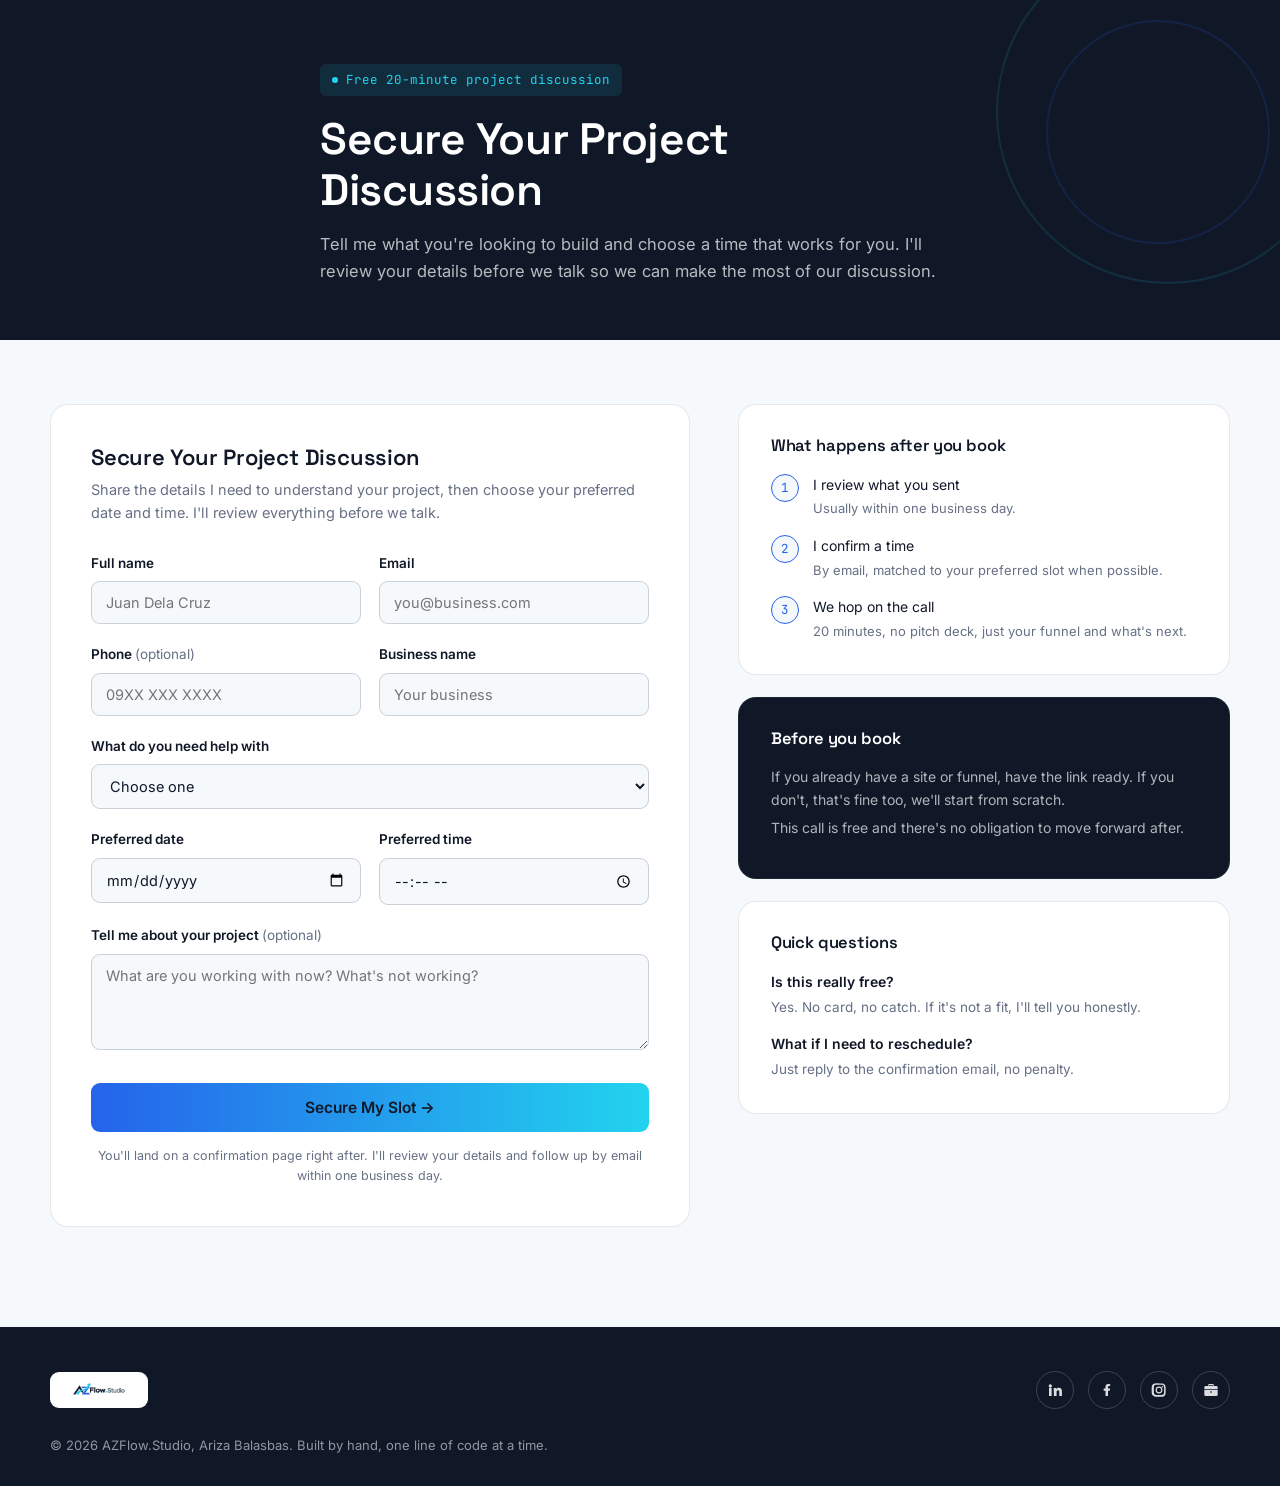
<file: booking.html>
<!DOCTYPE html>
<html lang="en">
<head>
<meta charset="UTF-8">
<meta name="viewport" content="width=device-width, initial-scale=1.0">
<title>Secure Your Project Discussion | AZFlow.Studio</title>
<meta name="description" content="Secure a free project discussion with AZFlow.Studio to talk through your funnel, website, CRM, booking, or automation needs.">
<link rel="preconnect" href="https://fonts.googleapis.com">
<link rel="preconnect" href="https://fonts.gstatic.com" crossorigin>
<link href="https://fonts.googleapis.com/css2?family=Space+Grotesk:wght@500;600;700&family=Inter:wght@400;500;600;700&family=JetBrains+Mono:wght@400;500&display=swap" rel="stylesheet">
<style>
  :root{
    --midnight:#101828;
    --electric:#2563EB;
    --cyan:#22D3EE;
    --ice:#F5F9FC;
    --slate:#667085;
    --white:#FFFFFF;
    --font-display:'Space Grotesk', sans-serif;
    --font-body:'Inter', sans-serif;
    --font-mono:'JetBrains Mono', monospace;
    --maxw:1180px;
  }
  *{margin:0;padding:0;box-sizing:border-box;}
  html{scroll-behavior:smooth;}
  body{font-family:var(--font-body);background:var(--ice);color:var(--midnight);line-height:1.6;}
  img{max-width:100%;display:block;}
  a{color:inherit;text-decoration:none;}
  ul{list-style:none;}
  section{padding:0 24px;}
  .wrap{max-width:var(--maxw);margin:0 auto;}
  h1,h2,h3{font-family:var(--font-display);font-weight:600;line-height:1.15;letter-spacing:-0.01em;}

  /* ============ NAV (same as main site) ============ */
  header{
    position:sticky;top:0;z-index:500;
    background:rgba(16,24,40,0.94);
    backdrop-filter:blur(10px);
    border-bottom:1px solid rgba(255,255,255,0.06);
  }
  nav{max-width:var(--maxw);margin:0 auto;display:flex;align-items:center;justify-content:space-between;padding:16px 24px;}
  .logo{display:flex;align-items:center;background:var(--white);padding:6px 14px;border-radius:9px;transition:transform .2s ease;}
  .logo:hover{transform:translateY(-1px);}
  .logo-img{height:26px;width:auto;display:block;}
  .nav-links{display:flex;gap:32px;align-items:center;}
  .nav-links a{font-size:14.5px;color:rgba(255,255,255,0.75);transition:color .2s ease;}
  .nav-links a:hover{color:var(--cyan);}
  .nav-cta{
    background:var(--electric);color:var(--white);
    padding:10px 20px;border-radius:8px;font-size:14px;font-weight:500;
  }
  .burger{display:none;flex-direction:column;gap:5px;background:none;border:none;cursor:pointer;padding:6px;}
  .burger span{width:22px;height:2px;background:var(--white);border-radius:2px;}
  .mobile-panel{
    position:fixed;top:60px;left:0;right:0;bottom:0;background:var(--midnight);z-index:400;
    display:flex;flex-direction:column;padding:20px 24px;
    transform:translateX(100%);transition:transform .3s ease;
  }
  .mobile-panel.open{transform:translateX(0);}
  .mobile-panel a{padding:16px 0;border-bottom:1px solid rgba(255,255,255,0.08);color:var(--white);font-size:17px;}

  /* ============ HEADER ============ */
  .page-head{
    background:var(--midnight);
    padding:64px 24px 56px;
    position:relative;
    overflow:hidden;
  }
  .page-head::before{
    content:'';position:absolute;right:-60px;top:-60px;width:340px;height:340px;
    border:2px solid rgba(34,211,238,0.12);border-radius:50%;
  }
  .page-head::after{
    content:'';position:absolute;right:10px;top:20px;width:220px;height:220px;
    border:2px solid rgba(37,99,235,0.14);border-radius:50%;
  }
  .page-head .wrap{position:relative;z-index:2;max-width:640px;}
  .page-head .eyebrow-tag{
    display:inline-flex;align-items:center;gap:8px;font-family:var(--font-mono);font-size:12.5px;color:var(--cyan);
    background:rgba(34,211,238,0.1);padding:6px 12px;border-radius:6px;margin-bottom:18px;
  }
  .page-head .eyebrow-tag::before{content:'';width:6px;height:6px;border-radius:50%;background:var(--cyan);}
  .page-head h1{font-size:clamp(30px,4vw,44px);color:var(--white);margin-bottom:16px;}
  .page-head p{font-size:16.5px;color:rgba(255,255,255,0.7);}

  /* ============ MAIN LAYOUT ============ */
  main{padding:64px 24px 100px;}
  .booking-grid{
    max-width:var(--maxw);margin:0 auto;
    display:grid;grid-template-columns:1.3fr 1fr;gap:48px;align-items:start;
  }

  /* ---- form ---- */
  .form-card{
    background:var(--white);border:1px solid rgba(102,112,133,0.16);
    border-radius:18px;padding:40px;
  }
  .form-card h2{font-size:22px;margin-bottom:8px;}
  .form-card > p{color:var(--slate);font-size:14.5px;margin-bottom:28px;}
  .field-row{display:grid;grid-template-columns:1fr 1fr;gap:18px;}
  .field{margin-bottom:20px;}
  .field label{
    display:block;font-size:13.5px;font-weight:600;color:var(--midnight);margin-bottom:7px;
  }
  .field label .opt{color:var(--slate);font-weight:400;}
  .field input, .field select, .field textarea{
    width:100%;padding:12px 14px;border:1px solid rgba(102,112,133,0.3);
    border-radius:9px;font-family:var(--font-body);font-size:14.5px;color:var(--midnight);
    background:var(--ice);transition:border-color .2s ease, box-shadow .2s ease;
  }
  .field input:focus, .field select:focus, .field textarea:focus{
    outline:none;border-color:var(--electric);box-shadow:0 0 0 3px rgba(37,99,235,0.14);
  }
  .field textarea{resize:vertical;min-height:96px;}
  .field.error input, .field.error select, .field.error textarea{border-color:#DC4E4E;}
  .field .err-msg{display:none;color:#DC4E4E;font-size:12.5px;margin-top:6px;}
  .field.error .err-msg{display:block;}
  .submit-btn{
    width:100%;padding:15px 26px;border-radius:9px;font-weight:600;font-size:15.5px;
    background:linear-gradient(90deg,var(--electric),var(--cyan));color:var(--midnight);
    border:none;cursor:pointer;transition:transform .2s ease, box-shadow .2s ease;
    font-family:var(--font-body);margin-top:6px;
  }
  .submit-btn:hover{transform:translateY(-2px);box-shadow:0 10px 28px rgba(34,211,238,0.28);}
  .submit-btn:disabled{opacity:.6;cursor:not-allowed;transform:none;box-shadow:none;}
  .form-note{font-size:12.5px;color:var(--slate);margin-top:14px;text-align:center;}

  /* ---- sidebar ---- */
  .side-card{
    background:var(--white);border:1px solid rgba(102,112,133,0.16);
    border-radius:18px;padding:32px;margin-bottom:22px;
  }
  .side-card h3{font-size:16.5px;margin-bottom:18px;}
  .step-list{display:flex;flex-direction:column;gap:16px;}
  .step-item{display:flex;gap:14px;}
  .step-num{
    flex-shrink:0;width:28px;height:28px;border-radius:50%;
    background:var(--ice);border:1.5px solid var(--electric);
    display:flex;align-items:center;justify-content:center;
    font-family:var(--font-mono);font-size:12.5px;color:var(--electric);
  }
  .step-item p{font-size:14px;color:var(--midnight);}
  .step-item p .sub{display:block;color:var(--slate);font-size:13px;margin-top:2px;}
  .side-card.dark{background:var(--midnight);color:var(--white);}
  .side-card.dark h3{color:var(--white);}
  .side-card.dark p{color:rgba(255,255,255,0.68);font-size:14px;margin-bottom:6px;}
  .mini-faq{display:flex;flex-direction:column;gap:14px;}
  .mini-faq .q{font-size:14px;font-weight:600;margin-bottom:4px;}
  .mini-faq .a{font-size:13.5px;color:var(--slate);}

  /* ============ FOOTER ============ */
  footer{background:var(--midnight);color:rgba(255,255,255,0.55);padding:44px 24px 30px;}
  footer .wrap{display:flex;justify-content:space-between;align-items:center;flex-wrap:wrap;gap:20px;}
  .foot-logo{display:inline-flex;align-items:center;background:var(--white);padding:7px 16px;border-radius:9px;}
  .foot-logo img{height:22px;width:auto;display:block;}
  .social-plugins{display:flex;gap:14px;}
  .social-plugins a{
    width:38px;height:38px;border-radius:50%;border:1px solid rgba(255,255,255,0.18);
    display:flex;align-items:center;justify-content:center;
    transition:border-color .2s ease, background .2s ease, transform .2s ease;
  }
  .social-plugins a:hover{border-color:var(--cyan);background:rgba(34,211,238,0.1);transform:translateY(-2px);}
  .social-plugins svg{width:16px;height:16px;fill:rgba(255,255,255,0.85);}
  footer .fine{font-size:13px;margin-top:26px;text-align:left;}

  @media (max-width:900px){
    .nav-links{display:none;}
    .burger{display:flex;}
    .booking-grid{grid-template-columns:1fr;}
    .field-row{grid-template-columns:1fr;}
  }

  /* ============ MOBILE RESPONSIVE POLISH ============ */
  @media (max-width:900px){
    body{overflow-x:hidden;}
    nav{padding:13px 18px;}
    .nav-cta{display:none;}
    .mobile-panel{top:58px;overflow-y:auto;}
    .booking-grid{gap:26px;}
    .page-head{padding:52px 20px 46px;}
    main{padding:46px 20px 78px;}
    .form-card{padding:30px;}
    .side-card{padding:27px;}
  }

  @media (max-width:600px){
    nav{padding:12px 16px;}
    .logo{padding:5px 11px;}
    .logo-img{height:23px;}
    .mobile-panel{top:56px;padding:16px 18px;}
    .page-head{padding:40px 18px 36px;}
    .page-head::before{width:250px;height:250px;right:-110px;top:-90px;}
    .page-head::after{width:160px;height:160px;right:-50px;top:18px;}
    .page-head h1{font-size:clamp(30px,9.5vw,38px);}
    .page-head p{font-size:15px;}
    main{padding:32px 16px 64px;}
    .booking-grid{gap:20px;}
    .form-card{padding:22px 18px;border-radius:14px;}
    .form-card h2{font-size:20px;}
    .field-row{grid-template-columns:1fr;gap:0;}
    .field{margin-bottom:17px;}
    .field input,.field select,.field textarea{font-size:16px;padding:12px;}
    .submit-btn{font-size:15px;padding:14px 16px;}
    .side-card{padding:22px 18px;border-radius:14px;}
    .step-item{gap:11px;}
    footer{padding:34px 16px 26px;}
    footer .wrap{flex-direction:column;align-items:flex-start;}
    footer .fine{margin-top:16px;}
  }

  @media (max-width:380px){
    .form-card,.side-card{padding:18px 15px;}
    .page-head{padding-left:16px;padding-right:16px;}
  }

</style>
</head>
<body>
<section class="page-head">
  <div class="wrap">
    <span class="eyebrow-tag">Free 20-minute project discussion</span>
    <h1>Secure Your Project Discussion</h1>
    <p>Tell me what you're looking to build and choose a time that works for you. I'll review your details before we talk so we can make the most of our discussion.</p>
  </div>
</section>

<main>
  <div class="booking-grid">

    <div class="form-card" id="book-form">
      <h2>Secure Your Project Discussion</h2>
      <p>Share the details I need to understand your project, then choose your preferred date and time. I'll review everything before we talk.</p>

      <form id="bookingForm" novalidate>
        <div class="field-row">
          <div class="field" data-field="fullName">
            <label for="fullName">Full name</label>
            <input type="text" id="fullName" name="fullName" placeholder="Juan Dela Cruz" required>
            <span class="err-msg">Please enter your name.</span>
          </div>
          <div class="field" data-field="email">
            <label for="email">Email</label>
            <input type="email" id="email" name="email" placeholder="you@business.com" required>
            <span class="err-msg">Please enter a valid email.</span>
          </div>
        </div>

        <div class="field-row">
          <div class="field" data-field="phone">
            <label for="phone">Phone <span class="opt">(optional)</span></label>
            <input type="tel" id="phone" name="phone" placeholder="09XX XXX XXXX">
          </div>
          <div class="field" data-field="business">
            <label for="business">Business name</label>
            <input type="text" id="business" name="business" placeholder="Your business" required>
            <span class="err-msg">Please enter your business name.</span>
          </div>
        </div>

        <div class="field" data-field="need">
          <label for="need">What do you need help with</label>
          <select id="need" name="need" required>
            <option value="" disabled selected>Choose one</option>
            <option>Funnel and website build</option>
            <option>Lead capture and CRM</option>
            <option>Booking and calendar automation</option>
            <option>Email marketing and automation</option>
            <option>Not sure yet, need advice</option>
          </select>
          <span class="err-msg">Please choose an option.</span>
        </div>

        <div class="field-row">
          <div class="field" data-field="prefDate">
            <label for="prefDate">Preferred date</label>
            <input type="date" id="prefDate" name="prefDate" required>
            <span class="err-msg">Please pick a date.</span>
          </div>
          <div class="field" data-field="prefTime">
            <label for="prefTime">Preferred time</label>
            <input type="time" id="prefTime" name="prefTime" required>
            <span class="err-msg">Please pick a time.</span>
          </div>
        </div>

        <div class="field" data-field="details">
          <label for="details">Tell me about your project <span class="opt">(optional)</span></label>
          <textarea id="details" name="details" placeholder="What are you working with now? What's not working?"></textarea>
        </div>

        <button type="submit" class="submit-btn" id="submitBtn">Secure My Slot →</button>
        <p class="form-note">You'll land on a confirmation page right after. I'll review your details and follow up by email within one business day.</p>
      </form>
    </div>

    <div>
      <div class="side-card">
        <h3>What happens after you book</h3>
        <div class="step-list">
          <div class="step-item">
            <span class="step-num">1</span>
            <p>I review what you sent<span class="sub">Usually within one business day.</span></p>
          </div>
          <div class="step-item">
            <span class="step-num">2</span>
            <p>I confirm a time<span class="sub">By email, matched to your preferred slot when possible.</span></p>
          </div>
          <div class="step-item">
            <span class="step-num">3</span>
            <p>We hop on the call<span class="sub">20 minutes, no pitch deck, just your funnel and what's next.</span></p>
          </div>
        </div>
      </div>

      <div class="side-card dark">
        <h3>Before you book</h3>
        <p>If you already have a site or funnel, have the link ready. If you don't, that's fine too, we'll start from scratch.</p>
        <p>This call is free and there's no obligation to move forward after.</p>
      </div>

      <div class="side-card">
        <h3>Quick questions</h3>
        <div class="mini-faq">
          <div>
            <div class="q">Is this really free?</div>
            <div class="a">Yes. No card, no catch. If it's not a fit, I'll tell you honestly.</div>
          </div>
          <div>
            <div class="q">What if I need to reschedule?</div>
            <div class="a">Just reply to the confirmation email, no penalty.</div>
          </div>
        </div>
      </div>
    </div>

  </div>
</main>

<footer>
  <div class="wrap">
    <span class="foot-logo"><img src="[data-uri]" alt="AZFlow.Studio"></span>
    <div class="social-plugins">
      <a href="https://www.linkedin.com/in/amaniixx" aria-label="LinkedIn" target="_blank" rel="noopener">
        <svg viewBox="0 0 24 24"><path d="M4.98 3.5a2.5 2.5 0 11-.02 5.02A2.5 2.5 0 014.98 3.5zM3 9h4v12H3zm7 0h3.8v1.7h.05c.53-.95 1.83-1.95 3.77-1.95 4.03 0 4.78 2.55 4.78 5.86V21h-4v-5.6c0-1.34-.02-3.06-1.87-3.06-1.87 0-2.15 1.46-2.15 2.97V21h-4z"/></svg>
      </a>
      <a href="#" aria-label="Facebook">
        <svg viewBox="0 0 24 24"><path d="M13.5 21v-8h2.7l.4-3.2h-3.1V7.7c0-.93.26-1.56 1.6-1.56h1.7V3.3C15.86 3.16 14.9 3 13.77 3 11.4 3 9.8 4.42 9.8 7.13v2.67H7v3.2h2.8V21z"/></svg>
      </a>
      <a href="#" aria-label="Instagram">
        <svg viewBox="0 0 24 24"><path d="M12 2.2c2.7 0 3 .01 4.1.06 1.06.05 1.79.22 2.43.47.66.26 1.22.6 1.77 1.15.55.55.9 1.11 1.15 1.77.25.64.42 1.37.47 2.43.05 1.1.06 1.4.06 4.1s-.01 3-.06 4.1c-.05 1.06-.22 1.79-.47 2.43a4.9 4.9 0 01-1.15 1.77 4.9 4.9 0 01-1.77 1.15c-.64.25-1.37.42-2.43.47-1.1.05-1.4.06-4.1.06s-3-.01-4.1-.06c-1.06-.05-1.79-.22-2.43-.47a4.9 4.9 0 01-1.77-1.15A4.9 4.9 0 011.55 18.6c-.25-.64-.42-1.37-.47-2.43C1.03 15.07 1.02 14.77 1.02 12s.01-3 .06-4.1c.05-1.06.22-1.79.47-2.43a4.9 4.9 0 011.15-1.77A4.9 4.9 0 014.47 2.55c.64-.25 1.37-.42 2.43-.47C7.99 2.03 8.3 2.02 11 2.02zm0 1.8c-2.66 0-2.97.01-4.02.06-.86.04-1.33.18-1.64.3-.41.16-.71.35-1.02.66-.31.31-.5.61-.66 1.02-.12.31-.26.78-.3 1.64-.05 1.05-.06 1.36-.06 4.02s.01 2.97.06 4.02c.04.86.18 1.33.3 1.64.16.41.35.71.66 1.02.31.31.61.5 1.02.66.31.12.78.26 1.64.3 1.05.05 1.36.06 4.02.06s2.97-.01 4.02-.06c.86-.04 1.33-.18 1.64-.3.41-.16.71-.35 1.02-.66.31-.31.5-.61.66-1.02.12-.31.26-.78.3-1.64.05-1.05.06-1.36.06-4.02s-.01-2.97-.06-4.02c-.04-.86-.18-1.33-.3-1.64a2.74 2.74 0 00-.66-1.02 2.74 2.74 0 00-1.02-.66c-.31-.12-.78-.26-1.64-.3-1.05-.05-1.36-.06-4.02-.06zM12 6.9a5.1 5.1 0 110 10.2 5.1 5.1 0 010-10.2zm0 1.8a3.3 3.3 0 100 6.6 3.3 3.3 0 000-6.6zm5.3-2.7a1.19 1.19 0 110 2.38 1.19 1.19 0 010-2.38z"/></svg>
      </a>
      <a href="#" aria-label="OnlineJobs.ph">
        <svg viewBox="0 0 24 24"><path d="M9 3h6a1 1 0 011 1v2h4a2 2 0 012 2v3H2V8a2 2 0 012-2h4V4a1 1 0 011-1zm0 3h6V5H9v1zM2 12h20v7a2 2 0 01-2 2H4a2 2 0 01-2-2v-7zm9 2v2h2v-2h-2z"/></svg>
      </a>
    </div>
  </div>
  <p class="fine wrap">© 2026 AZFlow.Studio, Ariza Balasbas. Built by hand, one line of code at a time.</p>
</footer>

<script>
  const WEB_APP_URL = 'https://script.google.com/macros/s/AKfycbxTp8CO7jofHSmu6BWFlWwy7eP63dRwqu6ZHsqk_fGwSh1qWss7g6q9hC2MQi9JFD-5wg/exec';

  const form = document.getElementById('bookingForm');
  const submitBtn = document.getElementById('submitBtn');

  function showError(fieldEl, show) {
    fieldEl.classList.toggle('error', show);
  }

  function validate() {
    let valid = true;
    const required = ['fullName', 'email', 'business', 'need', 'prefDate', 'prefTime'];

    required.forEach(name => {
      const input = form.elements[name];
      const fieldEl = form.querySelector(`[data-field="${name}"]`);
      let ok = input.value.trim().length > 0;

      if (name === 'email' && ok) {
        ok = /^[^\s@]+@[^\s@]+\.[^\s@]+$/.test(input.value.trim());
      }

      showError(fieldEl, !ok);
      if (!ok) valid = false;
    });

    return valid;
  }

  form.addEventListener('submit', async (e) => {
    e.preventDefault();

    if (!validate()) return;

    submitBtn.disabled = true;
    submitBtn.textContent = 'Securing your slot...';

    const firstName = encodeURIComponent(
      form.elements['fullName'].value.trim().split(' ')[0]
    );

    const payload = new URLSearchParams();

    payload.append('fullName', form.elements['fullName'].value.trim());
    payload.append('email', form.elements['email'].value.trim());
    payload.append('phone', form.elements['phone'].value.trim());
    payload.append('business', form.elements['business'].value.trim());
    payload.append('need', form.elements['need'].value);
    payload.append('details', form.elements['details'].value.trim());
    payload.append('prefDate', form.elements['prefDate'].value);
    payload.append('prefTime', form.elements['prefTime'].value);

    payload.append('website', '');
    payload.append('budget', '');
    payload.append('contactMethod', '');

    try {
      await fetch(WEB_APP_URL, {
        method: 'POST',
        mode: 'no-cors',
        headers: {
          'Content-Type': 'application/x-www-form-urlencoded;charset=UTF-8'
        },
        body: payload.toString()
      });

      window.location.href = `thank-you.html?name=${firstName}`;
    } catch (error) {
      console.error('Booking submission failed:', error);
      submitBtn.disabled = false;
      submitBtn.textContent = 'Secure My Slot →';
      alert('I could not submit your booking right now. Please try again.');
    }
  });

  form.querySelectorAll('input, select, textarea').forEach(el => {
    el.addEventListener('input', () => {
      const fieldEl = el.closest('[data-field]');

      if (fieldEl && fieldEl.classList.contains('error')) {
        showError(fieldEl, el.value.trim().length === 0);
      }
    });
  });
</script>

</body>
</html>
</file>
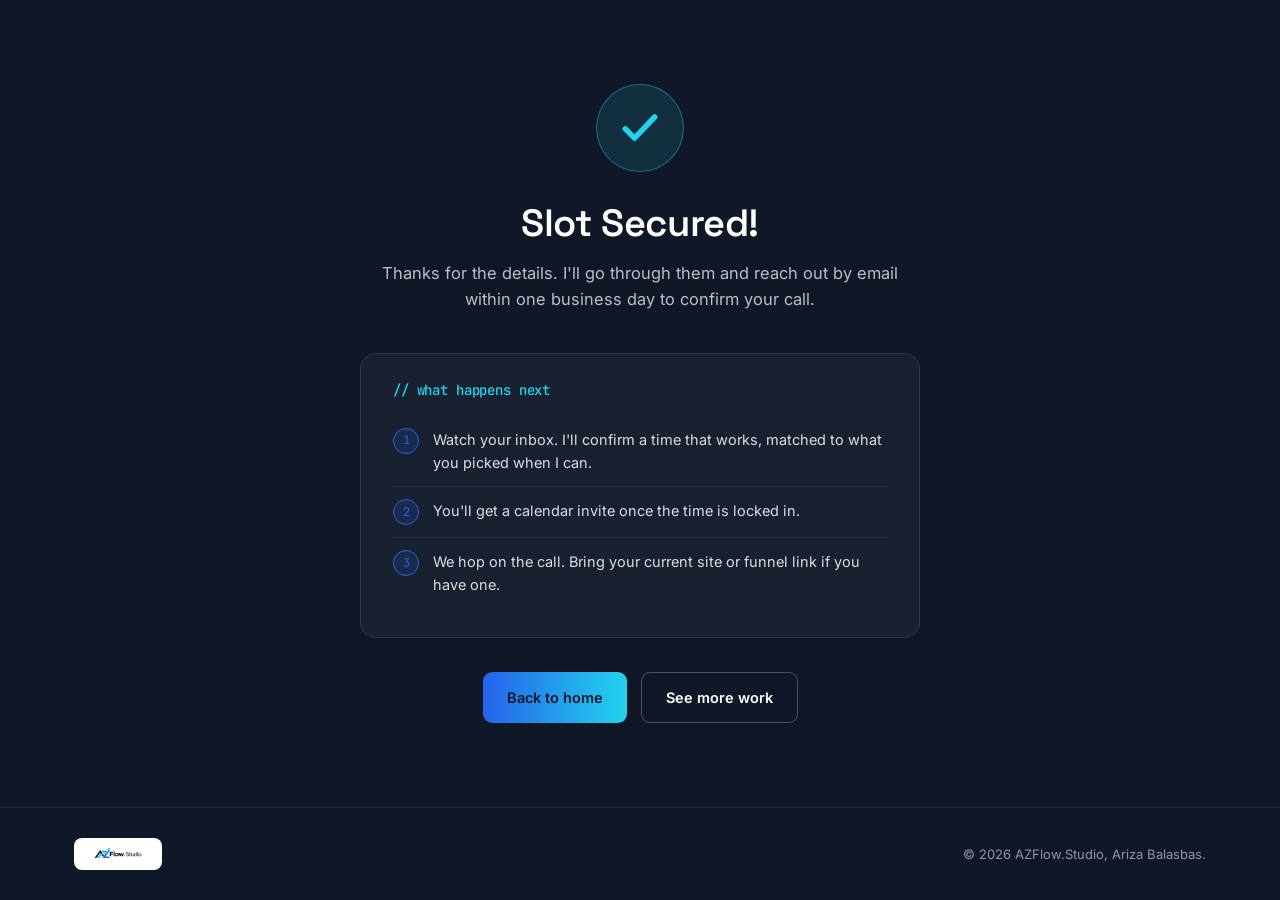
<file: thank-you.html>
<!DOCTYPE html>
<html lang="en">
<head>
<meta charset="UTF-8">
<meta name="viewport" content="width=device-width, initial-scale=1.0">
<title>Slot Secured! | AZFlow.Studio</title>
<meta name="description" content="Your call request has been received. Here's what happens next.">
<link rel="preconnect" href="https://fonts.googleapis.com">
<link rel="preconnect" href="https://fonts.gstatic.com" crossorigin>
<link href="https://fonts.googleapis.com/css2?family=Space+Grotesk:wght@500;600;700&family=Inter:wght@400;500;600;700&family=JetBrains+Mono:wght@400;500&display=swap" rel="stylesheet">
<style>
  :root{
    --midnight:#101828;
    --electric:#2563EB;
    --cyan:#22D3EE;
    --ice:#F5F9FC;
    --slate:#667085;
    --white:#FFFFFF;
    --font-display:'Space Grotesk', sans-serif;
    --font-body:'Inter', sans-serif;
    --font-mono:'JetBrains Mono', monospace;
    --maxw:1180px;
  }
  *{margin:0;padding:0;box-sizing:border-box;}
  body{
    font-family:var(--font-body);background:var(--ice);color:var(--midnight);line-height:1.6;
    min-height:100vh;display:flex;flex-direction:column;
  }
  img{max-width:100%;display:block;}
  a{color:inherit;text-decoration:none;}
  ul{list-style:none;}
  h1,h2,h3{font-family:var(--font-display);font-weight:600;line-height:1.15;letter-spacing:-0.01em;}
  .wrap{max-width:var(--maxw);margin:0 auto;padding:0 24px;}

  /* ============ NAV ============ */
  header{background:var(--midnight);border-bottom:1px solid rgba(255,255,255,0.06);}
  nav{max-width:var(--maxw);margin:0 auto;padding:16px 24px;display:flex;align-items:center;justify-content:space-between;}
  .logo{display:flex;align-items:center;background:var(--white);padding:6px 14px;border-radius:9px;}
  .logo-img{height:26px;width:auto;display:block;}
  .nav-links{display:flex;gap:32px;}
  .nav-links a{font-size:14.5px;color:rgba(255,255,255,0.75);transition:color .2s ease;}
  .nav-links a:hover{color:var(--cyan);}
  @media (max-width:700px){.nav-links{display:none;}}

  /* ============ MAIN CONFIRMATION ============ */
  main{
    flex:1;display:flex;align-items:center;justify-content:center;
    background:var(--midnight);position:relative;overflow:hidden;
    padding:80px 24px;
  }
  .confetti{position:absolute;inset:0;pointer-events:none;}
  .confetti span{
    position:absolute;top:-10px;width:7px;height:7px;border-radius:50%;
    background:var(--cyan);opacity:0;
    animation:fall 2.6s ease-in forwards;
  }
  .confetti span.electric{background:var(--electric);}
  @keyframes fall{
    0%{transform:translateY(0) scale(.6);opacity:0;}
    10%{opacity:1;transform:scale(1);}
    100%{transform:translateY(420px) scale(.4);opacity:0;}
  }

  .confirm-card{
    position:relative;z-index:2;max-width:560px;text-align:center;
  }
  .check-wrap{
    width:88px;height:88px;border-radius:50%;
    background:rgba(34,211,238,0.12);border:1.5px solid rgba(34,211,238,0.4);
    display:flex;align-items:center;justify-content:center;
    margin:0 auto 30px;
  }
  .check-wrap svg{width:44px;height:44px;}
  .check-wrap path{
    fill:none;stroke:var(--cyan);stroke-width:3;stroke-linecap:round;stroke-linejoin:round;
    stroke-dasharray:48;stroke-dashoffset:48;
    animation:draw 0.6s ease forwards;
    animation-delay:0.2s;
  }
  @keyframes draw{ to{ stroke-dashoffset:0; } }

  .confirm-card h1{font-size:clamp(28px,3.6vw,38px);color:var(--white);margin-bottom:14px;}
  .confirm-card p.lead{font-size:16.5px;color:rgba(255,255,255,0.72);margin-bottom:40px;}

  .next-steps{
    text-align:left;background:rgba(255,255,255,0.04);border:1px solid rgba(255,255,255,0.1);
    border-radius:16px;padding:28px 32px;margin-bottom:34px;
  }
  .next-steps h2{font-size:14px;color:var(--cyan);text-transform:none;margin-bottom:18px;font-family:var(--font-mono);font-weight:500;}
  .step-item{display:flex;gap:14px;padding:12px 0;border-bottom:1px solid rgba(255,255,255,0.06);}
  .step-item:last-child{border-bottom:none;}
  .step-num{
    flex-shrink:0;width:26px;height:26px;border-radius:50%;
    background:rgba(37,99,235,0.16);border:1.5px solid var(--electric);
    display:flex;align-items:center;justify-content:center;
    font-family:var(--font-mono);font-size:12px;color:var(--electric);
  }
  .step-item p{font-size:14.5px;color:rgba(255,255,255,0.85);}

  .btn-row{display:flex;gap:14px;justify-content:center;flex-wrap:wrap;}
  .btn{
    padding:13px 24px;border-radius:9px;font-weight:600;font-size:14.5px;
    display:inline-flex;align-items:center;gap:8px;
    transition:transform .2s ease, box-shadow .2s ease;
  }
  .btn-primary{background:linear-gradient(90deg,var(--electric),var(--cyan));color:var(--midnight);}
  .btn-primary:hover{transform:translateY(-2px);box-shadow:0 10px 28px rgba(34,211,238,0.28);}
  .btn-ghost{background:transparent;color:var(--white);border:1px solid rgba(255,255,255,0.25);}
  .btn-ghost:hover{border-color:var(--cyan);color:var(--cyan);}

  /* ============ FOOTER ============ */
  footer{background:var(--midnight);color:rgba(255,255,255,0.55);padding:30px 24px;border-top:1px solid rgba(255,255,255,0.06);}
  footer .wrap{display:flex;justify-content:space-between;align-items:center;flex-wrap:wrap;gap:14px;}
  .foot-logo{display:inline-flex;align-items:center;background:var(--white);padding:6px 14px;border-radius:8px;}
  .foot-logo img{height:20px;width:auto;display:block;}
  .fine{font-size:13px;}

  /* ============ MOBILE RESPONSIVE POLISH ============ */
  @media (max-width:700px){
    body{overflow-x:hidden;}
    nav{padding:12px 16px;}
    .logo{padding:5px 11px;}
    .logo-img{height:23px;}
    main{padding:54px 18px;}
    .confirm-card{width:100%;max-width:540px;}
    .check-wrap{width:76px;height:76px;margin-bottom:24px;}
    .check-wrap svg{width:38px;height:38px;}
    .confirm-card h1{font-size:clamp(28px,8.5vw,36px);}
    .confirm-card p.lead{font-size:15px;margin-bottom:30px;}
    .next-steps{padding:22px 18px;margin-bottom:28px;}
    .step-item{gap:11px;}
    .step-item p{font-size:14px;}
    .btn-row{display:grid;grid-template-columns:1fr;width:100%;gap:10px;}
    .btn{width:100%;justify-content:center;padding:13px 16px;}
    footer{padding:26px 16px;}
    footer .wrap{flex-direction:column;align-items:flex-start;}
  }

  @media (max-width:380px){
    main{padding:44px 14px;}
    .next-steps{padding:18px 14px;}
    .check-wrap{width:68px;height:68px;}
  }

</style>
</head>
<body>
<main>
  <div class="confetti" id="confetti"></div>
  <div class="confirm-card">
    <div class="check-wrap">
      <svg viewBox="0 0 24 24"><path d="M4 12.5l5 5L20 6"/></svg>
    </div>
    <h1 id="greeting">Slot Secured!</h1>
    <p class="lead">Thanks for the details. I'll go through them and reach out by email within one business day to confirm your call.</p>

    <div class="next-steps">
      <h2>// what happens next</h2>
      <div class="step-item">
        <span class="step-num">1</span>
        <p>Watch your inbox. I'll confirm a time that works, matched to what you picked when I can.</p>
      </div>
      <div class="step-item">
        <span class="step-num">2</span>
        <p>You'll get a calendar invite once the time is locked in.</p>
      </div>
      <div class="step-item">
        <span class="step-num">3</span>
        <p>We hop on the call. Bring your current site or funnel link if you have one.</p>
      </div>
    </div>

    <div class="btn-row">
      <a href="index.html" class="btn btn-primary">Back to home</a>
      <a href="index.html#work" class="btn btn-ghost">See more work</a>
    </div>
  </div>
</main>

<footer>
  <div class="wrap">
    <span class="foot-logo"><img src="[data-uri]" alt="AZFlow.Studio"></span>
    <p class="fine">© 2026 AZFlow.Studio, Ariza Balasbas.</p>
  </div>
</footer>

<script>
  // Personalize greeting from ?name= query param
  const params = new URLSearchParams(window.location.search);
  const name = params.get('name');
  if (name) {
    document.getElementById('greeting').textContent = `Slot Secured, ${decodeURIComponent(name)}!`;
  }

  // One-time confetti burst, respects reduced motion
  const prefersReduced = window.matchMedia('(prefers-reduced-motion: reduce)').matches;
  if (!prefersReduced) {
    const confetti = document.getElementById('confetti');
    const colors = ['', 'electric'];
    for (let i = 0; i < 22; i++) {
      const s = document.createElement('span');
      s.className = colors[i % 2];
      s.style.left = (10 + Math.random() * 80) + '%';
      s.style.animationDelay = (Math.random() * 0.6) + 's';
      s.style.animationDuration = (2 + Math.random() * 1.2) + 's';
      confetti.appendChild(s);
    }
  }
</script>

</body>
</html>
</file>
